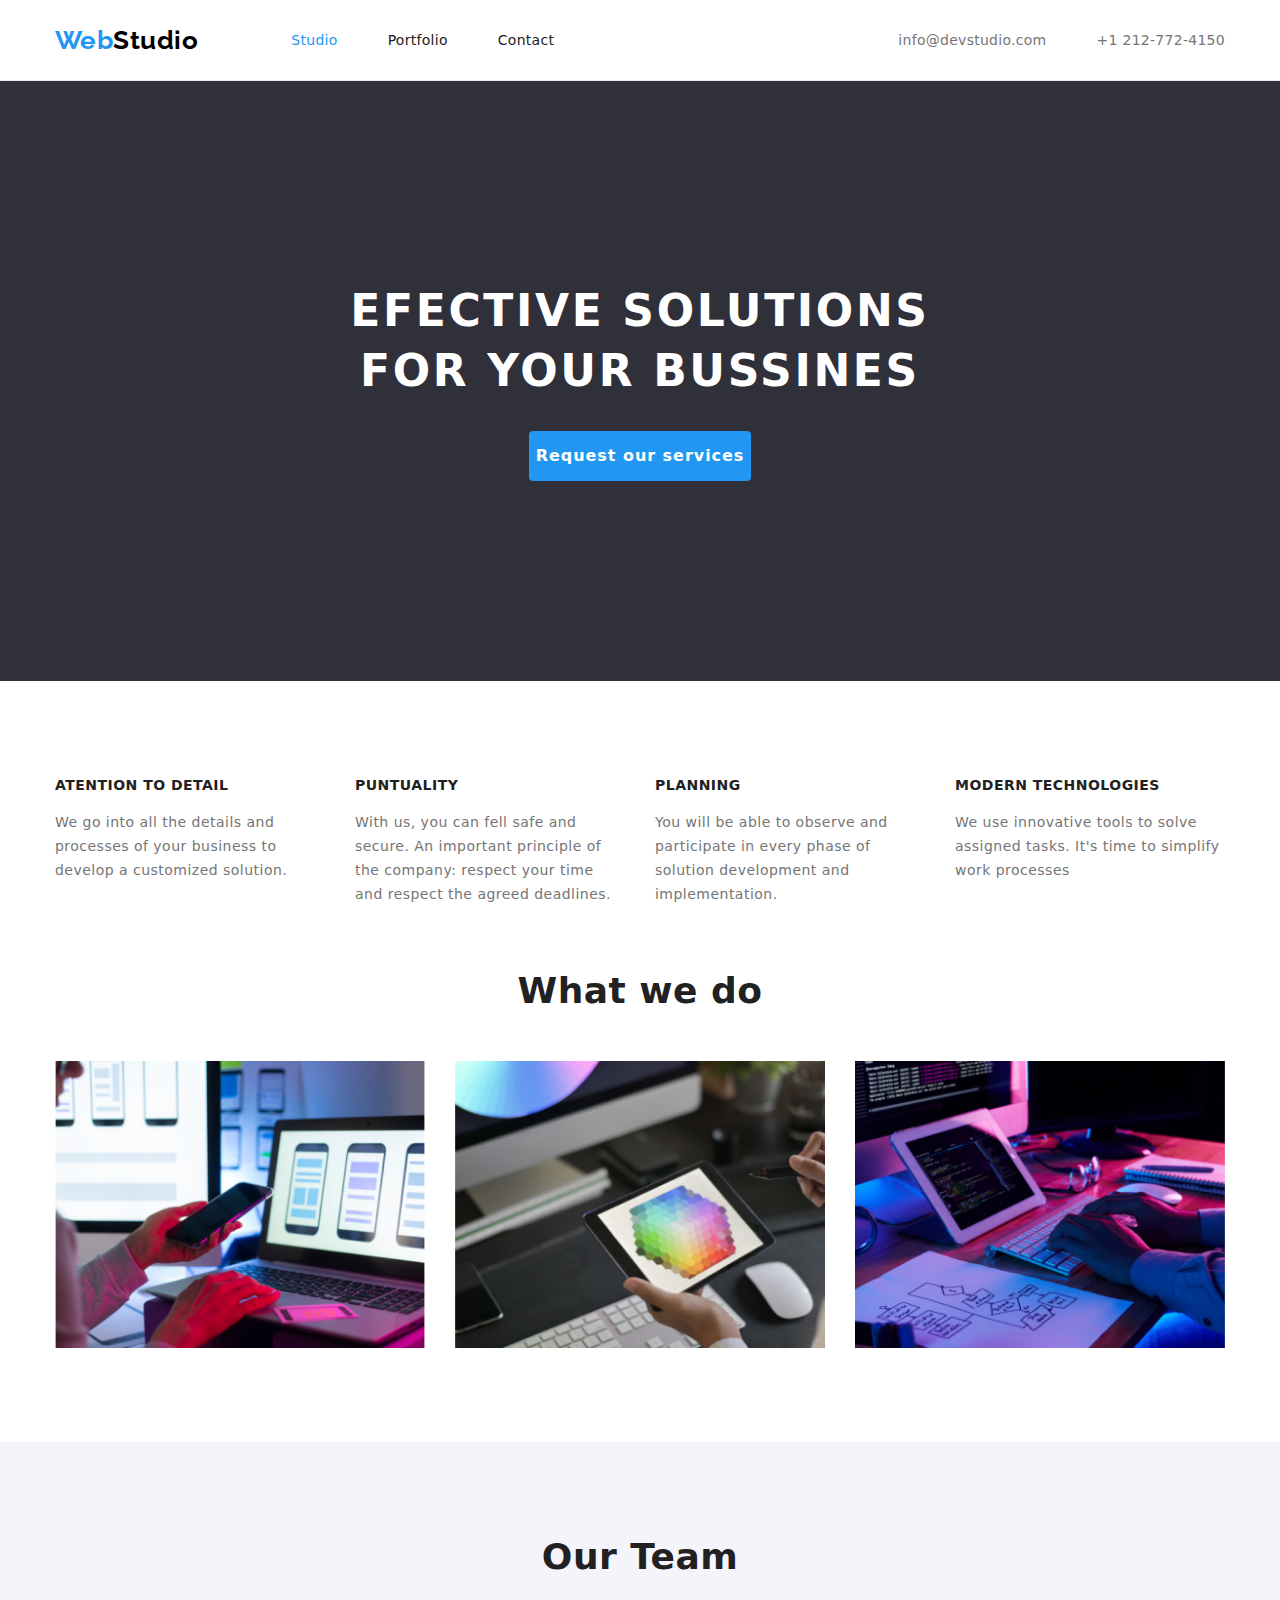
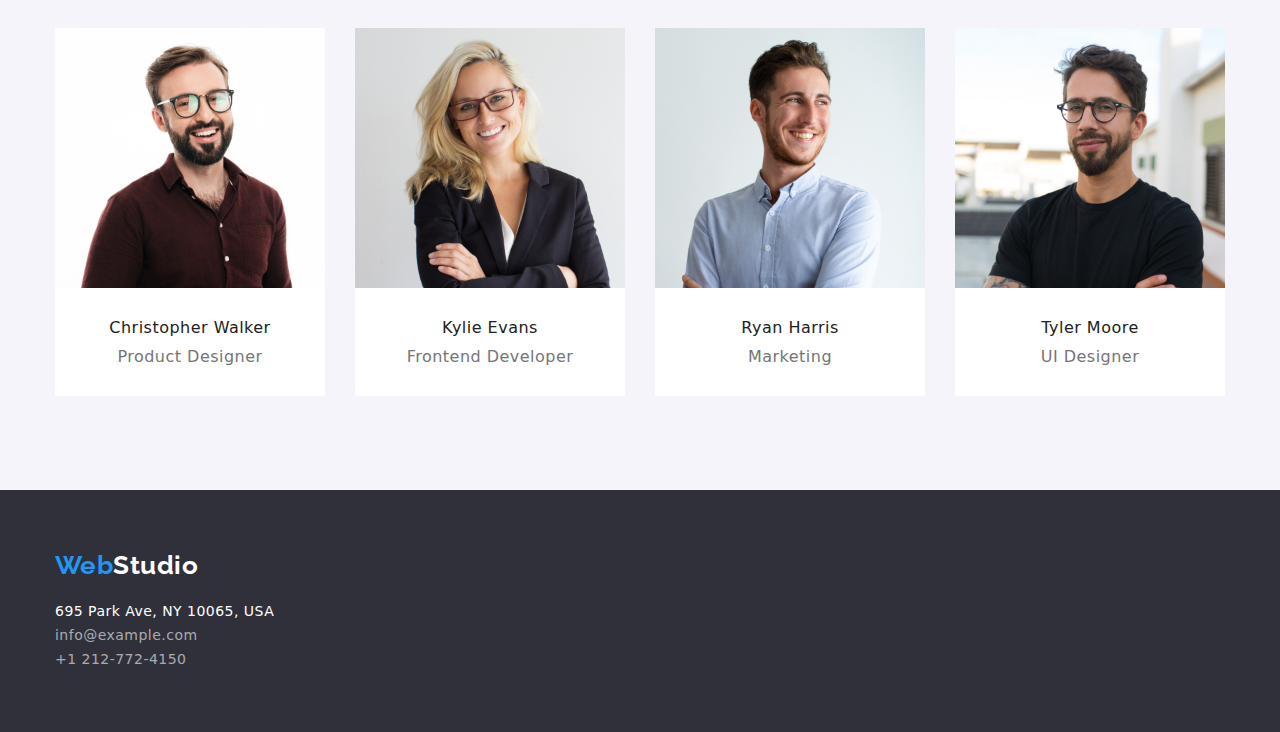
<file: index.html>
<!DOCTYPE html>
<html lang="en">
  <head>
    <meta charset="UTF-8" />
    <meta http-equiv="X-UA-Compatible" content="IE=edge" />
    <meta name="viewport" content="width=device-width, initial-scale=1.0" />
      <link rel="stylesheet" href="./css/styles.css" />
    <link
      rel="stylesheet"
      href="https://fonts.googleapis.com/css2?family=Raleway:wght@700&family=Roboto:wght@400;500;700;900&display=swap"
    />
    <link
      rel="stylesheet"
      href="https://cdnjs.cloudflare.com/ajax/libs/modern-normalize/1.0.0/modern-normalize.min.css"
    />
    <link
      href="https://fonts.googleapis.com/css2?family=Raleway:wght@700&family=Roboto:wght@400;500;700;900&display=swap"
      rel="stylesheet"
    />
    <title>WebStudio</title>
  </head>

  <body>
    <header class="hat">
      <div class="container">
        <a href="index.html" class="logo" title="WebStudio">
          <span class="accent">Web</span>Studio</a
        >

        <nav class="menu">
          <ul class="menu-list">
            <li class="menu-item">
              <a href="./index.html" class="menu-link current">Studio</a>
            </li>

            <li class="menu-item">
              <a href="./portfolio.html" class="menu-link">Portfolio</a>
            </li>

            <li class="menu-item">
              <a href="#" class="menu-link">Contact</a>
            </li>
          </ul>
        </nav>

        <div class="top-contacts">
          <ul class="top-contacts-list">
            <li class="top-contacts-item">
              <a href="mailto:info@devstudio.com" class="top-contacts-link mail"
                >info@devstudio.com
              </a>
            </li>

            <li class="top-contacts-item">
              <a href="tel:12127724150" class="top-contacts-link phone"
                >+1 212-772-4150
              </a>
            </li>
          </ul>
        </div>
      </div>
    </header>

    <main>
      <section class="hero">
        <div class="container">
          <h1 class="hero-title">efective solutions for your bussines</h1>
          <button class="hero-button" type="button">Request our services</button>
        </div>
      </section>

      <section class="features">
        <div class="container">
          <h2 class="hidden-title">Beneficios</h2>

          <ul class="features-list">
            <li class="features-item">
              <h3 class="features-subtitle">atention to detail</h3>
              <p class="features-text">
                We go into all the details and processes of your business to
                develop a customized solution.
              </p>
            </li>

            <li class="features-item">
              <h3 class="features-subtitle">puntuality</h3>
              <p class="features-text">
                 With us, you can fell safe and secure. An important principle of
                the company: respect your time and respect the agreed deadlines.
              </p>
            </li>

            <li class="features-item">
              <h3 class="features-subtitle">planning</h3>
              <p class="features-text">
                You will be able to observe and participate in every phase of
                solution development and implementation.
              </p>
            </li>

            <li class="features-item">
              <h3 class="features-subtitle">modern technologies</h3>
              <p class="features-text">
                We use innovative tools to solve assigned tasks. It's time to
                simplify work processes
              </p>
            </li>
          </ul>
        </div>
      </section>

      <section class="doing">
        <div class="container">
          <h2 class="doing-subtitle">What we do</h2>
          <ul class="doing-list">
            <li class="doing-item">
              <img
                class="img"
                src="./images/image1.png"
                alt="Desktop Apps"
                width="370"
                height="294"
              />
            </li>

            <li class="doing-item">
              <img
                class="img"
                src="./images/image2.png"
                alt="Mobile Apps"
                width="370"
                height="294"
              />
            </li>

            <li class="doing-item">
              <img
                class="img"
                src="./images/image3.png"
                alt="Design & Solutions"
                width="370"
                height="294"
              />
            </li>
          </ul>
        </div>
      </section>

      <section class="team">
        <div class="container">
          <h2 class="team-subtitle">Our Team</h2>

          <ul class="team-list">
            <li class="team-item">
              <img
                src="./images/team1.jpg"
                alt="first member"
                width="270"
                height="260"
                class="img"
              />

              <div class="team-field">
                <h3 class="team-field-subtitle">Christopher Walker</h3>
                <p class="team-field-text">Product Designer</p>
              </div>
            </li>

            <li class="team-item">
              <img
                src="./images/team2.jpg"
                alt="second member"
                width="270"
                height="260"
                class="img"
              />

              <div class="team-field">
                <h3 class="team-field-subtitle">Kylie Evans</h3>
                <p class="team-field-text">Frontend Developer</p>
              </div>
            </li>

            <li class="team-item">
              <img
                src="./images/team3.jpg"
                alt="thrid member"
                width="270"
                height="260"
                class="img"
              />

              <div class="team-field">
                <h3 class="team-field-subtitle">Ryan Harris</h3>
                <p class="team-field-text">Marketing</p>
              </div>
            </li>

            <li class="team-item">
              <img
                src="./images/team4.jpg"
                alt="fourth member"
                width="270"
                height="260"
                class="img"
              />

              <div class="team-field">
                <h3 class="team-field-subtitle">Tyler Moore</h3>
                <p class="team-field-text">UI Designer</p>
              </div>
            </li>
          </ul>
        </div>
      </section>
    </main>

    <footer class="coordinates">
      <div class="container">
        <a href="index.html" class="logo"
          ><span class="accent">Web</span>Studio
        </a>

        <address class="address"> 
          <ul class="address-list">
            <li>
              <a
                class="address-item place"
                href="#"
                target="_blank"
                rel="noopener noreferrer"
                >695 Park Ave, NY 10065, USA</a
            </li>

            <li>
              <a href="#" class="address-item mail">info@example.com </a>
            </li>

            <li>
              <a href="#" class="address-item phone">+1 212-772-4150</a>
            </li>
          </ul>
        </address>
      </div>
    </footer>
  </body>
</html>
</file>
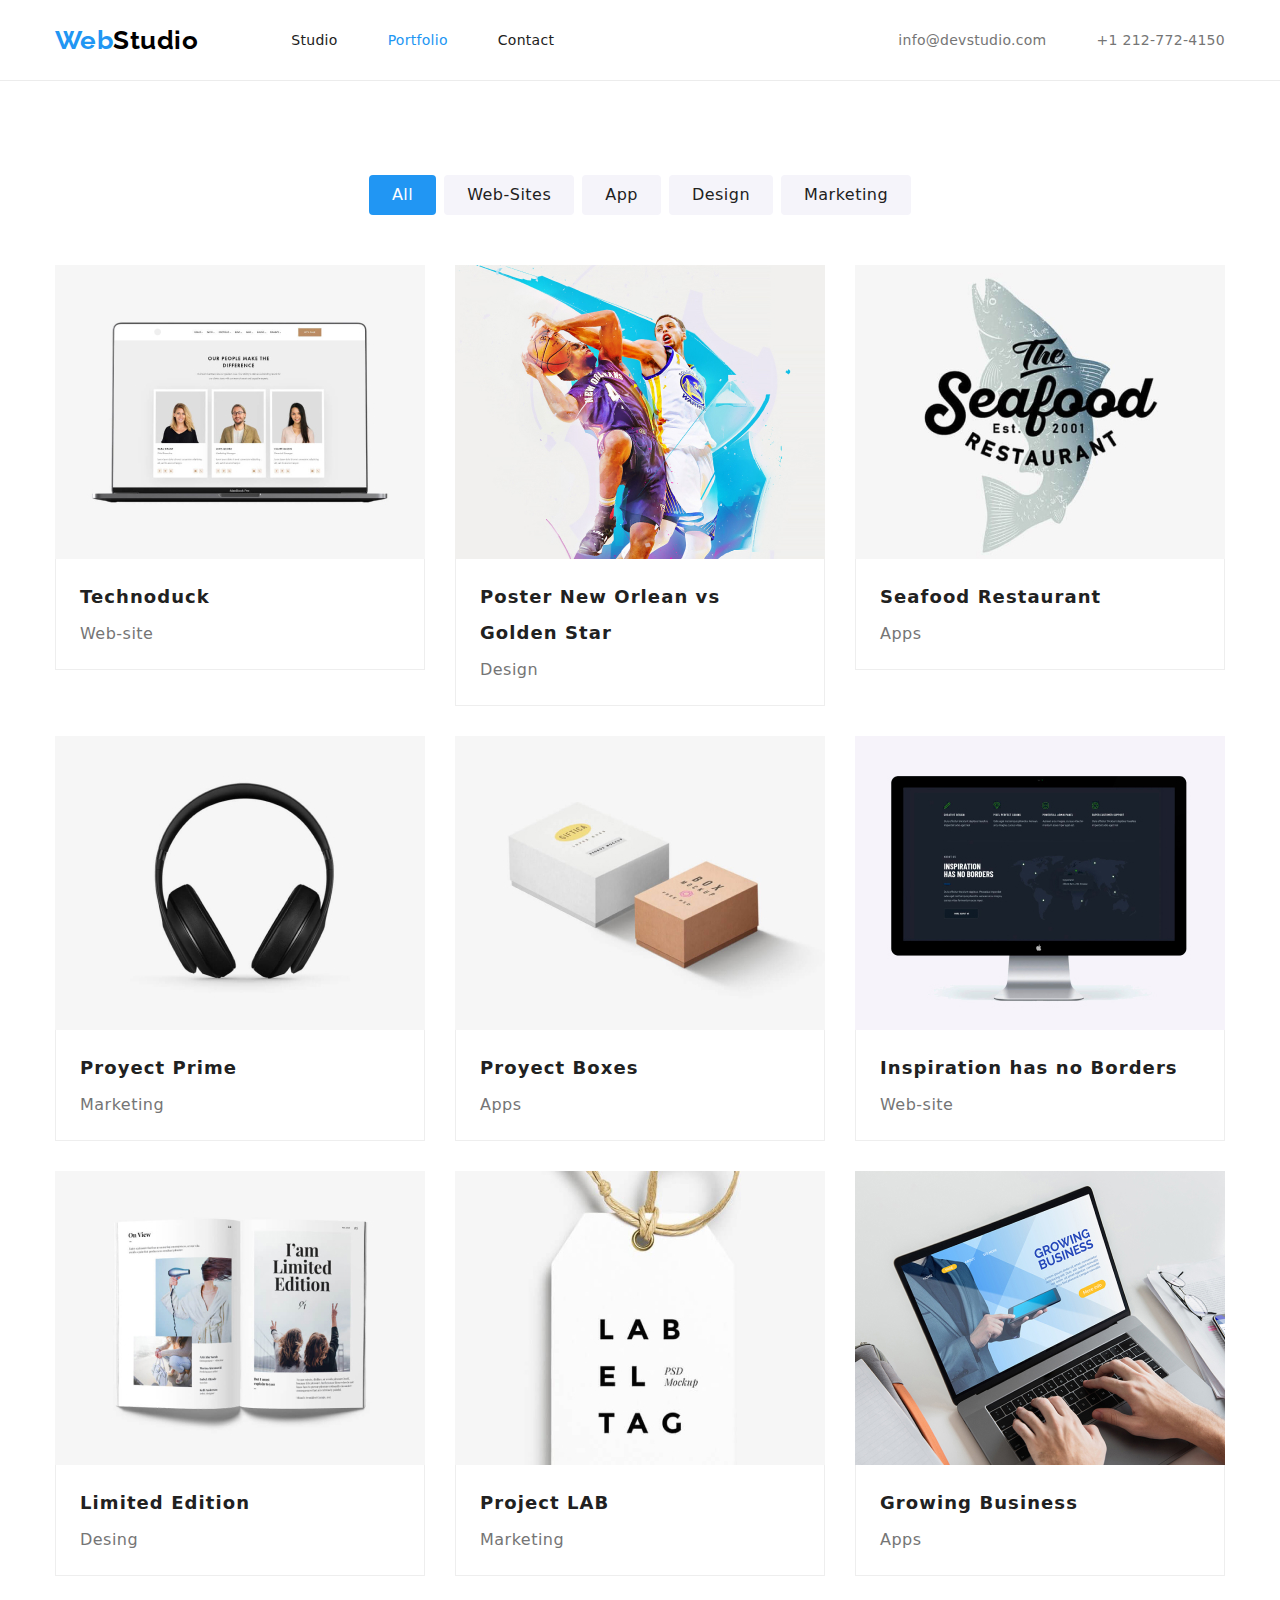
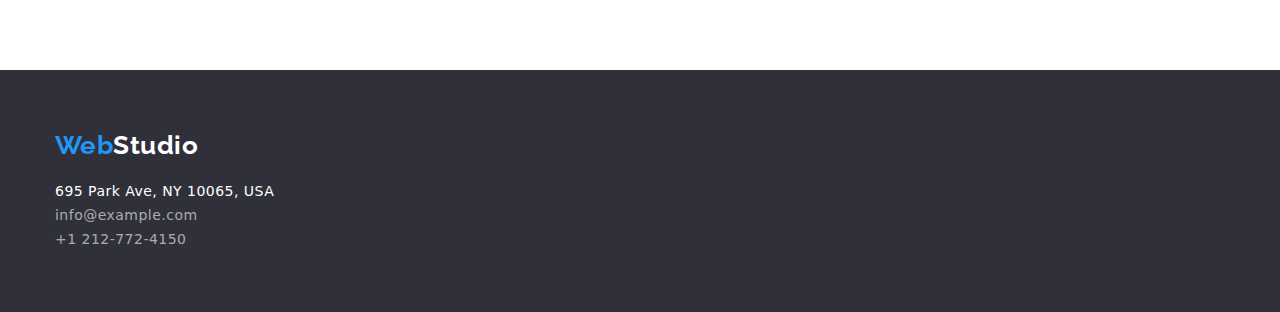
<file: portfolio.html>
<!DOCTYPE html>
<html lang="en">
  <head>
    <meta charset="UTF-8" />
    <meta http-equiv="X-UA-Compatible" content="IE=edge" />
    <meta name="viewport" content="width=device-width, initial-scale=1.0" />
    <link rel="stylesheet" href="./css/styles.css" />
    <link
      rel="stylesheet"
      href="https://fonts.googleapis.com/css2?family=Raleway:wght@700&family=Roboto:wght@400;500;700;900&display=swap"
    />
    <link
      rel="stylesheet"
      href="https://cdnjs.cloudflare.com/ajax/libs/modern-normalize/1.0.0/modern-normalize.min.css"
    />
    <link
      href="https://fonts.googleapis.com/css2?family=Raleway:wght@700&family=Roboto:wght@400;500;700;900&display=swap"
      rel="stylesheet"
    />
    <title>WebStudio</title>
  </head>

  <body>
    <header class="hat">
      <div class="container">
        <a href="index.html" class="logo" title="WebStudio">
          <span class="accent">Web</span>Studio</a
        >

        <nav class="menu">
          <ul class="menu-list">
            <li class="menu-item">
              <a href="./index.html" class="menu-link">Studio</a>
            </li>

            <li class="menu-item">
              <a href="./portfolio.html" class="menu-link current">Portfolio</a>
            </li>

            <li class="menu-item">
              <a href="#" class="menu-link">Contact</a>
            </li>
          </ul>
        </nav>

        <div class="top-contacts">
          <ul class="top-contacts-list">
            <li class="top-contacts-item">
              <a href="mailto:info@devstudio.com" class="top-contacts-link mail"
                >info@devstudio.com
              </a>
            </li>

            <li class="top-contacts-item">
              <a href="tel:12127724150" class="top-contacts-link phone"
                >+1 212-772-4150
              </a>
            </li>
          </ul>
        </div>
      </div>
    </header>

    <main>
      <section class="portfolio">
        <div class="container">
          <ul class="portfolio-list">
            <li class="portfolio-item">
              <button class="portfolio-button button-all" type="button">
                All
              </button>
            </li>

            <li class="portfolio-item">
              <button class="portfolio-button" type="button">Web-Sites</button>
            </li>

            <li class="portfolio-item">
              <button class="portfolio-button" type="button">App</button>
            </li>

            <li class="portfolio-item">
              <button class="portfolio-button" type="button">Design</button>
            </li>

            <li class="portfolio-item">
              <button class="portfolio-button" type="button">Marketing</button>
            </li>
          </ul>

          <ul class="project-list">
            <li class="project-item">
              <div class="card">
                <div class="card-thumb">
                  <img
                    class="img"
                    src="./images/img_portfolio1.jpg"
                    alt="project"
                    width="370"
                    height="294"
                  />
                </div>

                <div class="card-content">
                  <h3 class="card-title">Technoduck</h3>
                  <p class="card-text">Web-site</p>
                </div>
              </div>
            </li>

            <li class="project-item">
              <div class="card">
                <div class="card-thumb">
                  <img
                    class="img"
                    src="./images/img_portfolio2.jpg"
                    alt="project"
                    width="370"
                    height="294"
                  />
                </div>

                <div class="card-content">
                  <h3 class="card-title">Poster New Orlean vs Golden Star</h3>
                  <p class="card-text">Design</p>
                </div>
              </div>
            </li>

            <li class="project-item">
              <div class="card">
                <div class="card-thumb">
                  <img
                    class="img"
                    src="./images/img_portfolio3.jpg"
                    alt="project"
                    width="370"
                    height="294"
                  />
                </div>

                <div class="card-content">
                  <h3 class="card-title">Seafood Restaurant</h3>
                  <p class="card-text">Apps</p>
                </div>
              </div>
            </li>

            <li class="project-item">
              <div class="card">
                <div class="card-thumb">
                  <img
                    class="img"
                    src="./images/img_portfolio4.jpg"
                    alt="project"
                    width="370"
                    height="294"
                  />
                </div>

                <div class="card-content">
                  <h3 class="card-title">Proyect Prime</h3>
                  <p class="card-text">Marketing</p>
                </div>
              </div>
            </li>

            <li class="project-item">
              <div class="card">
                <div class="card-thumb">
                  <img
                    class="img"
                    src="./images/img_portfolio5.jpg"
                    alt="project"
                    width="370"
                    height="294"
                  />
                </div>

                <div class="card-content">
                  <h3 class="card-title">Proyect Boxes</h3>
                  <p class="card-text">Apps</p>
                </div>
              </div>
            </li>

            <li class="project-item">
              <div class="card">
                <div class="card-thumb">
                  <img
                    class="img"
                    src="./images/img_portfolio6.jpg"
                    alt="project"
                    width="370"
                    height="294"
                  />
                </div>

                <div class="card-content">
                  <h3 class="card-title">Inspiration has no Borders</h3>
                  <p class="card-text">Web-site</p>
                </div>
              </div>
            </li>

            <li class="project-item">
              <div class="card">
                <div class="card-thumb">
                  <img
                    class="img"
                    src="./images/img_portfolio7.jpg"
                    alt="project"
                    width="370"
                    height="294"
                  />
                </div>

                <div class="card-content">
                  <h3 class="card-title">Limited Edition</h3>
                  <p class="card-text">Desing</p>
                </div>
              </div>
            </li>

            <li class="project-item">
              <div class="card">
                <div class="card-thumb">
                  <img
                    class="img"
                    src="./images/img_portfolio8.jpg"
                    alt="project"
                    width="370"
                    height="294"
                  />
                </div>

                <div class="card-content">
                  <h3 class="card-title">Project LAB</h3>
                  <p class="card-text">Marketing</p>
                </div>
              </div>
            </li>

            <li class="project-item">
              <div class="card">
                <div class="card-thumb">
                  <img
                    class="img"
                    src="./images/img_portfolio9.jpg"
                    alt="project"
                    width="370"
                    height="294"
                  />
                </div>

                <div class="card-content">
                  <h3 class="card-title">Growing Business</h3>
                  <p class="card-text">Apps</p>
                </div>
              </div>
            </li>
          </ul>
        </div>
      </section>
    </main>

    <footer class="coordinates">
      <div class="container">
        <a href="index.html" class="logo"
          ><span class="accent">Web</span>Studio
        </a>

        <address class="address"> 
          <ul class="address-list">
            <li>
              <a
                class="address-item place"
                href="#"
                target="_blank"
                rel="noopener noreferrer"
                >695 Park Ave, NY 10065, USA</a
            </li>

            <li>
              <a href="#" class="address-item mail">info@example.com </a>
            </li>

            <li>
              <a href="#" class="address-item phone">+1 212-772-4150</a>
            </li>
          </ul>
        </address>
      </div>
    </footer>
  </body>
</html>
</file>
<file: css/styles.css>
:root {
    --primary-text-color: #212121;
    --secondary-text-color: #757575;
    --primary-white-color: #ffffff;
    --accent-color: #2196f3;
    --second-color-logo-header: #000000;
    --address-link-mail-phone-color: #ffffff99;
    --bgc-doing-section: #e5e5e5;
    --bgc-section: #f5f4fa;
    --background-color-hero-footer: #2f303a;
    --line-header-bottom: #ececec;
    --border-card: #eeeeee;
    --section-indent: 94px;
    --card-indent: 30px;
    --click-order: #188ce8;
}

/*! CANCELING DEFAULT STYLES */
h1,
h2,
h3,
p {
    margin: 0;
}

ul {
    list-style: none;
    padding: 0;
    margin: 0;
}

a {
    text-decoration: none;
}

/*! common properties for tags and class */

body {
    font-family: Roboto, sans-serif;
    font-style: normal;
    font-size: 16px;
    letter-spacing: 0.03em;

    color: var(--primary-text-color);
}

.container {
    width: 1200px;
    padding-top: 0;
    padding-bottom: 0;
    padding-left: 15px;
    padding-right: 15px;
    margin: 0 auto;
}

.filters-button {
    padding: 0;
    border: 0;

    background-color: transparent;
}

.hidden-title {
    width: 1px;
    height: 1px;
    margin: -1px;

    visibility: hidden;
    position: absolute;
}

.img {
    display: block;

    max-width: 100%;
    height: auto;
}

.hero-button,
.portfolio-button {
    cursor: pointer;
}

.address-list {
    font-style: normal;
}

/*? header */
.hat {
    background-color: var(--primary-white-color);
    border-bottom: 1px solid var(--line-header-bottom);
}

.hat .container {
    display: flex;

    align-items: center;
}

.logo {
    font-family: Raleway;
    font-weight: 700;
    font-size: 26px;
    line-height: 1.173;

    color: var(--second-color-logo-header);
}

.accent {
    color: var(--accent-color);
}

.menu-list {
    margin-left: 93px;
}

.hat .logo {
    padding-top: 24px;
    padding-bottom: 24px;
}

.menu-link {
    display: block;

    padding-top: 32px;
    padding-bottom: 32px;

    color: var(--primary-text-color);
}

.menu-list .menu-item+.menu-item {
    margin-left: 50px;
}

.top-contacts-list .top-contacts-item+.top-contacts-item {
    margin-left: 50px;
}

.menu-list,
.top-contacts-list {
    display: flex;

    font-weight: 500;
    font-size: 14px;
    line-height: 1.142;
    letter-spacing: 0.02em;
}

.top-contacts {
    margin-left: auto;
}

.top-contacts-link {
    display: flex;

    padding-top: 32px;
    padding-bottom: 32px;

    color: var(--secondary-text-color);
}

.menu-list .menu-item :hover,
.menu-list .menu-item :focus,
.top-contacts-list .top-contacts-item :hover,
.top-contacts-list .top-contacts-item :focus {
    color: var(--accent-color);
}

.current {
    color: var(--accent-color);
}

/*? main */

.hero {
    display: block;

    padding: 200px 0;

    text-align: center;

    background-color: var(--background-color-hero-footer);
    color: var(--primary-white-color);
}

.hero-title {
    width: 696px;
    margin-left: auto;
    margin-right: auto;
    margin-bottom: 30px;

    font-weight: 900;
    font-size: 44px;
    line-height: 1.363;
    letter-spacing: 0.06em;
    text-align: center;
}

.hero-button {
    display: block;

    margin: auto;
    min-width: 200px;
    height: 50px;

    font-weight: 700;
    line-height: 1.875;
    letter-spacing: 0.06em;

    background-color: var(--accent-color);
    color: var(--primary-white-color);

    border: 1px solid transparent;
    border-radius: 4px;
}

.hero-button:hover {
    background-color: var(--click-order);
}

.hero-title,
.features-subtitle {
    text-transform: uppercase;
}

.features {
    padding-top: 90px;
    padding-bottom: var(--section-indent);

    background-color: var(--primary-white-color);
}

.features-list {
    display: flex;
}

.features-item {
    width: 270px;
    height: 105px;
}

.features-subtitle {
    margin-bottom: 10px;

    font-weight: 700;
    font-size: 14px;
    line-height: 2.142;
}

.features-text {
    font-size: 14px;
    line-height: 1.714;

    color: var(--secondary-text-color);
}

.features-item:not(:last-child) {
    margin-right: 30px;
}

.doing {
    padding-bottom: var(--section-indent);

    background-color: var(--primary-white-color);
}

.doing-subtitle {
    margin-bottom: 50px;

    font-weight: 700;
    font-size: 36px;

    text-align: center;
}

.doing-list {
    display: flex;
}

.doing-item:not(:last-child) {
    margin-right: 30px;
}

.team {
    padding-top: var(--section-indent);
    padding-bottom: var(--section-indent);

    background-color: var(--bgc-section);
}

.team-subtitle {
    margin-bottom: 50px;

    font-weight: 700;
    font-size: 36px;

    text-align: center;
}

.team-list {
    display: flex;
}

.team-item {
    background-color: var(--primary-white-color);
}

.team-field {
    padding: 30px;

    text-align: center;
}

.team-field-subtitle {
    margin-bottom: 10px;

    font-weight: 500;
    font-size: 16px;
    line-height: 1.187;
}

.team-field-text {
    font-size: 16px;
    line-height: 1.187;

    color: var(--secondary-text-color);

    text-align: center;
}

.team-list .team-item+.team-item {
    margin-left: 30px;
}

/*? footer */
.coordinates {
    padding: 60px 0;

    background-color: var(--background-color-hero-footer);
}

.coordinates .logo {
    display: block;

    margin-bottom: 20px;

    color: var(--primary-white-color);
}

.coordinates .accent {
    color: var(--accent-color);
}

.address-list {
    /* margin-bottom: 60px; */

    font-size: 14px;
    line-height: 1.714;
}

.coordinates .place {
    margin-bottom: 9px;

    color: var(--primary-white-color);
}

.coordinates .mail {
    margin-bottom: 9px;

    color: var(--address-link-mail-phone-color);
}

.coordinates .phone {
    color: var(--address-link-mail-phone-color);
}

.address-list :hover,
.address-list :focus {
    color: var(--accent-color);
}

/*? portfolio.html */

.portfolio {
    padding-top: var(--section-indent);
    padding-bottom: var(--section-indent);

    background-color: var(--primary-white-color);
}

.portfolio-list {
    display: flex;

    margin-bottom: 50px;

    justify-content: center;
}

.portfolio-item:not(:last-child) {
    margin-right: 8px;
}

.portfolio-button {
    padding: 6px 22px;

    font-weight: 500;
    font-size: 16px;
    line-height: 1.625;
    letter-spacing: 0.03em;

    background-color: var(--bgc-section);
    color: var(--primary-text-color);

    border: 1px solid transparent;
    border-radius: 4px;
}

.portfolio-list :hover,
.portfolio-list :focus {
    background-color: var(--accent-color);
    color: var(--primary-white-color);
}

.button-all {
    padding: 6px 22px;

    font-weight: 500;
    font-size: 16px;
    line-height: 1.625;
    letter-spacing: 0.03em;

    background-color: var(--accent-color);
    color: var(--primary-white-color);

    border: 1px solid transparent;
    border-radius: 4px;
}

.project-list {
    display: flex;

    margin-left: calc(-1 * var(--card-indent));
    margin-bottom: calc(-1 * var(--card-indent));

    flex-wrap: wrap;
    justify-content: center;
}

.project-item {
    display: flex;

    margin-left: var(--card-indent);
    margin-bottom: var(--card-indent);

    flex-basis: calc(100% / 3 - var(--card-indent));
}

.card {
    min-width: 370px;
}

.card-content {
    padding-top: 20px;
    padding-right: 24px;
    padding-bottom: 20px;
    padding-left: 24px;

    border-right: 1px solid var(--border-card);
    border-bottom: 1px solid var(--border-card);
    border-left: 1px solid var(--border-card);

    background-color: var(--primary-white-color);
}

.card-title {
    font-weight: 700;
    font-size: 18px;
    line-height: 2;
    letter-spacing: 0.06em;
}

.card-text {
    margin-top: 4px;

    font-size: 16px;
    line-height: 1.875;
    letter-spacing: 0.03em;

    color: var(--secondary-text-color);
}
</file>
